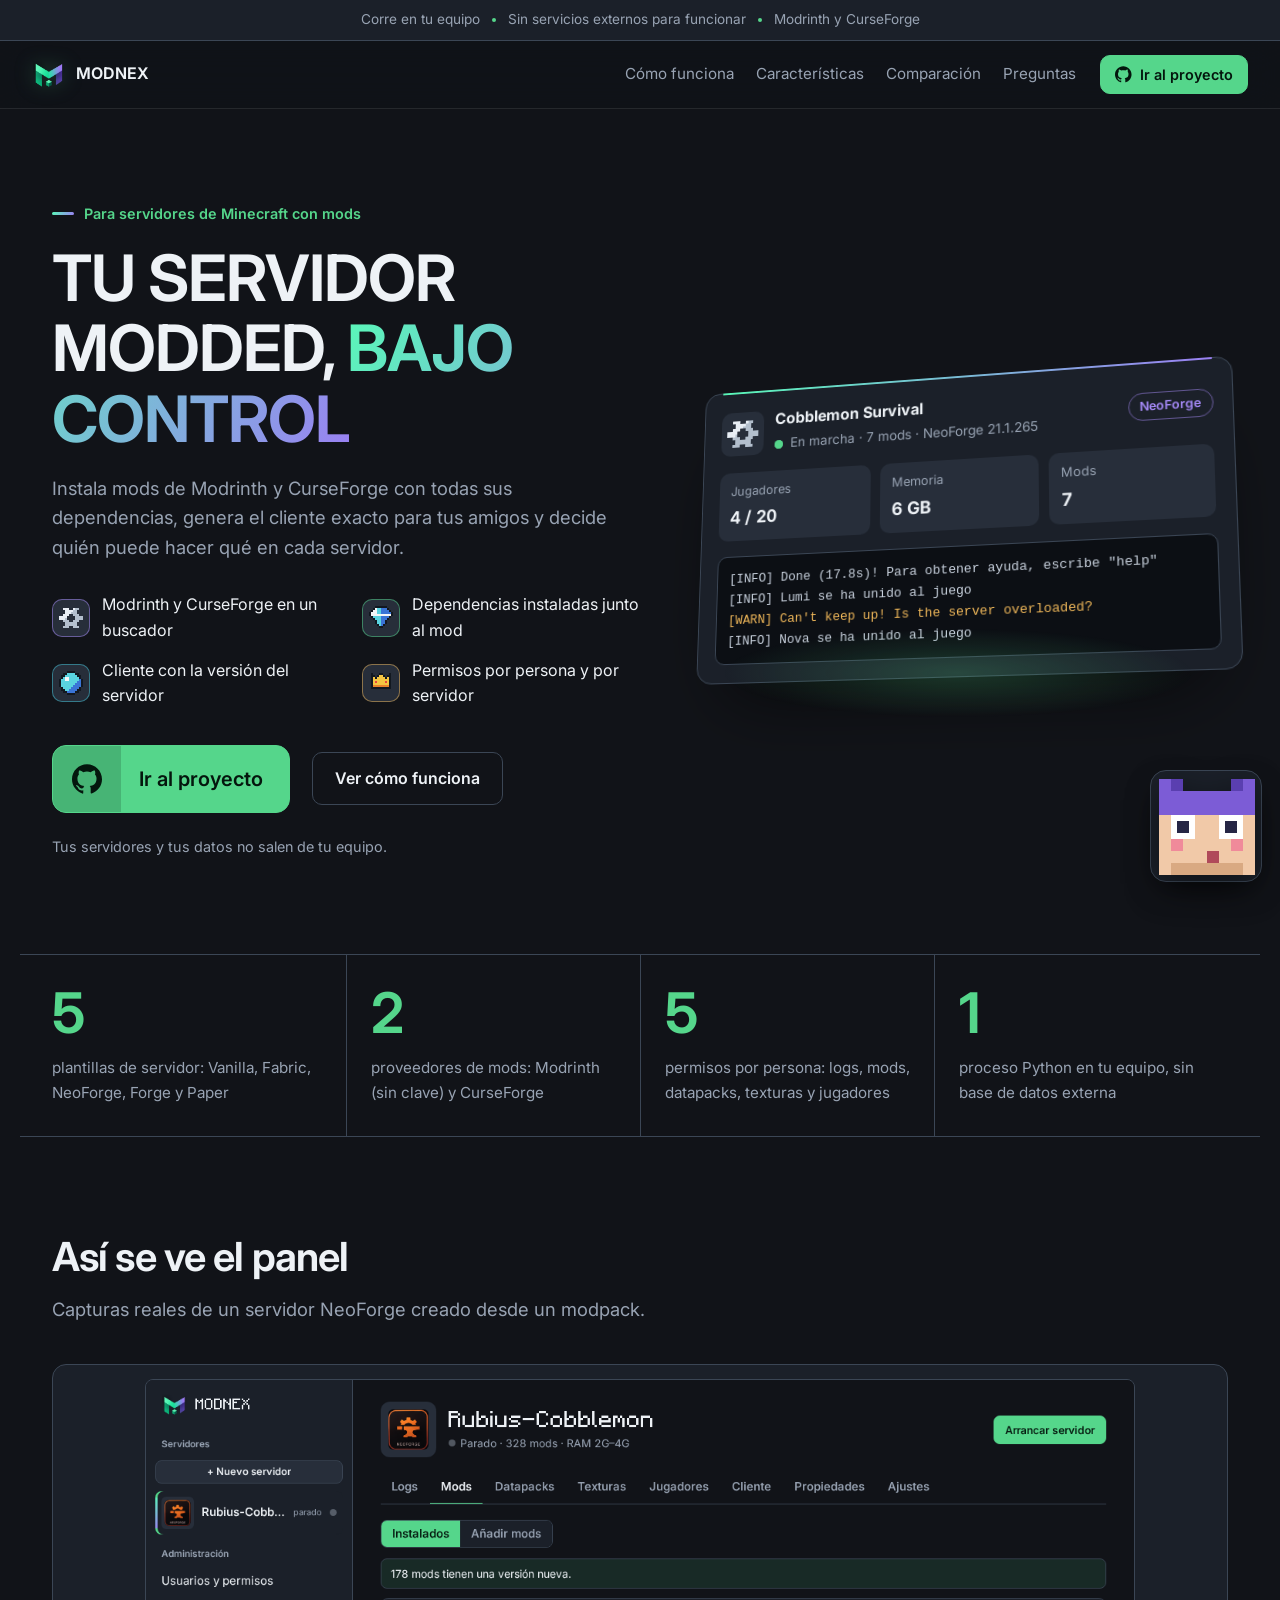
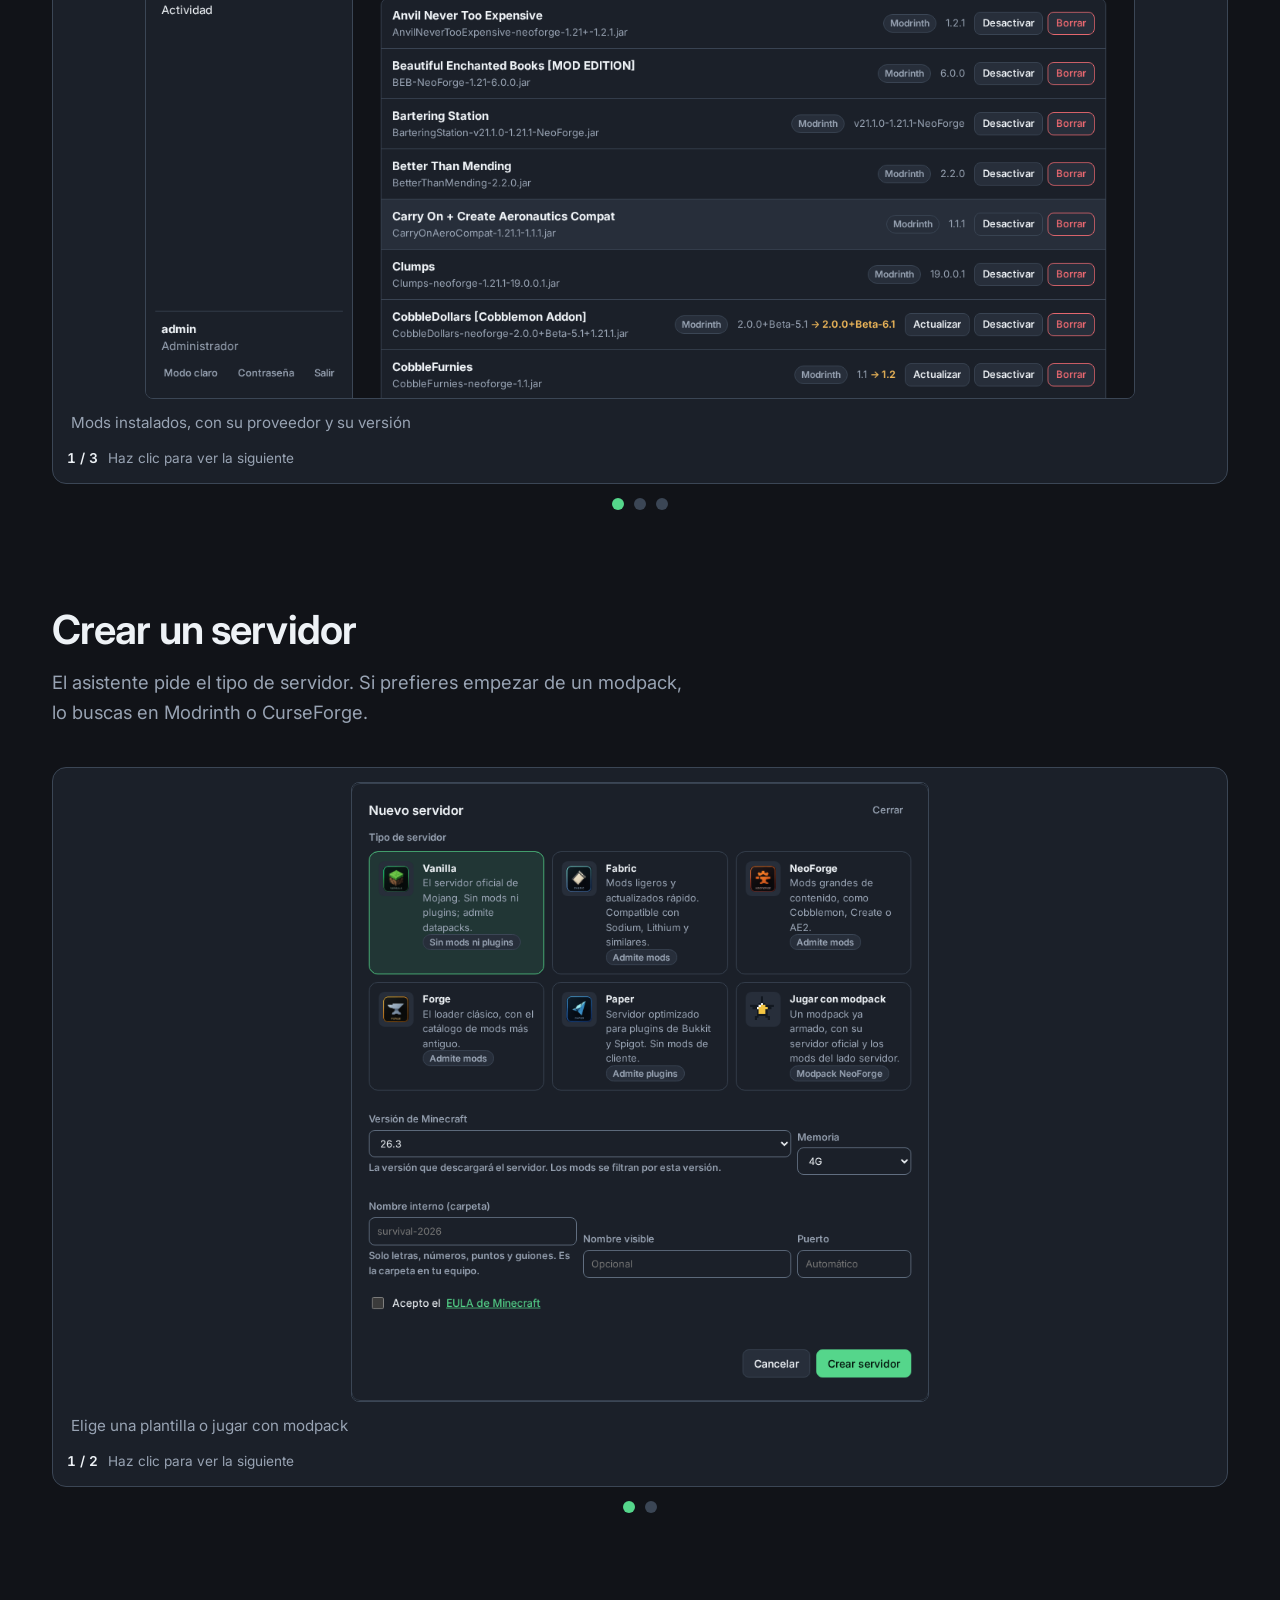
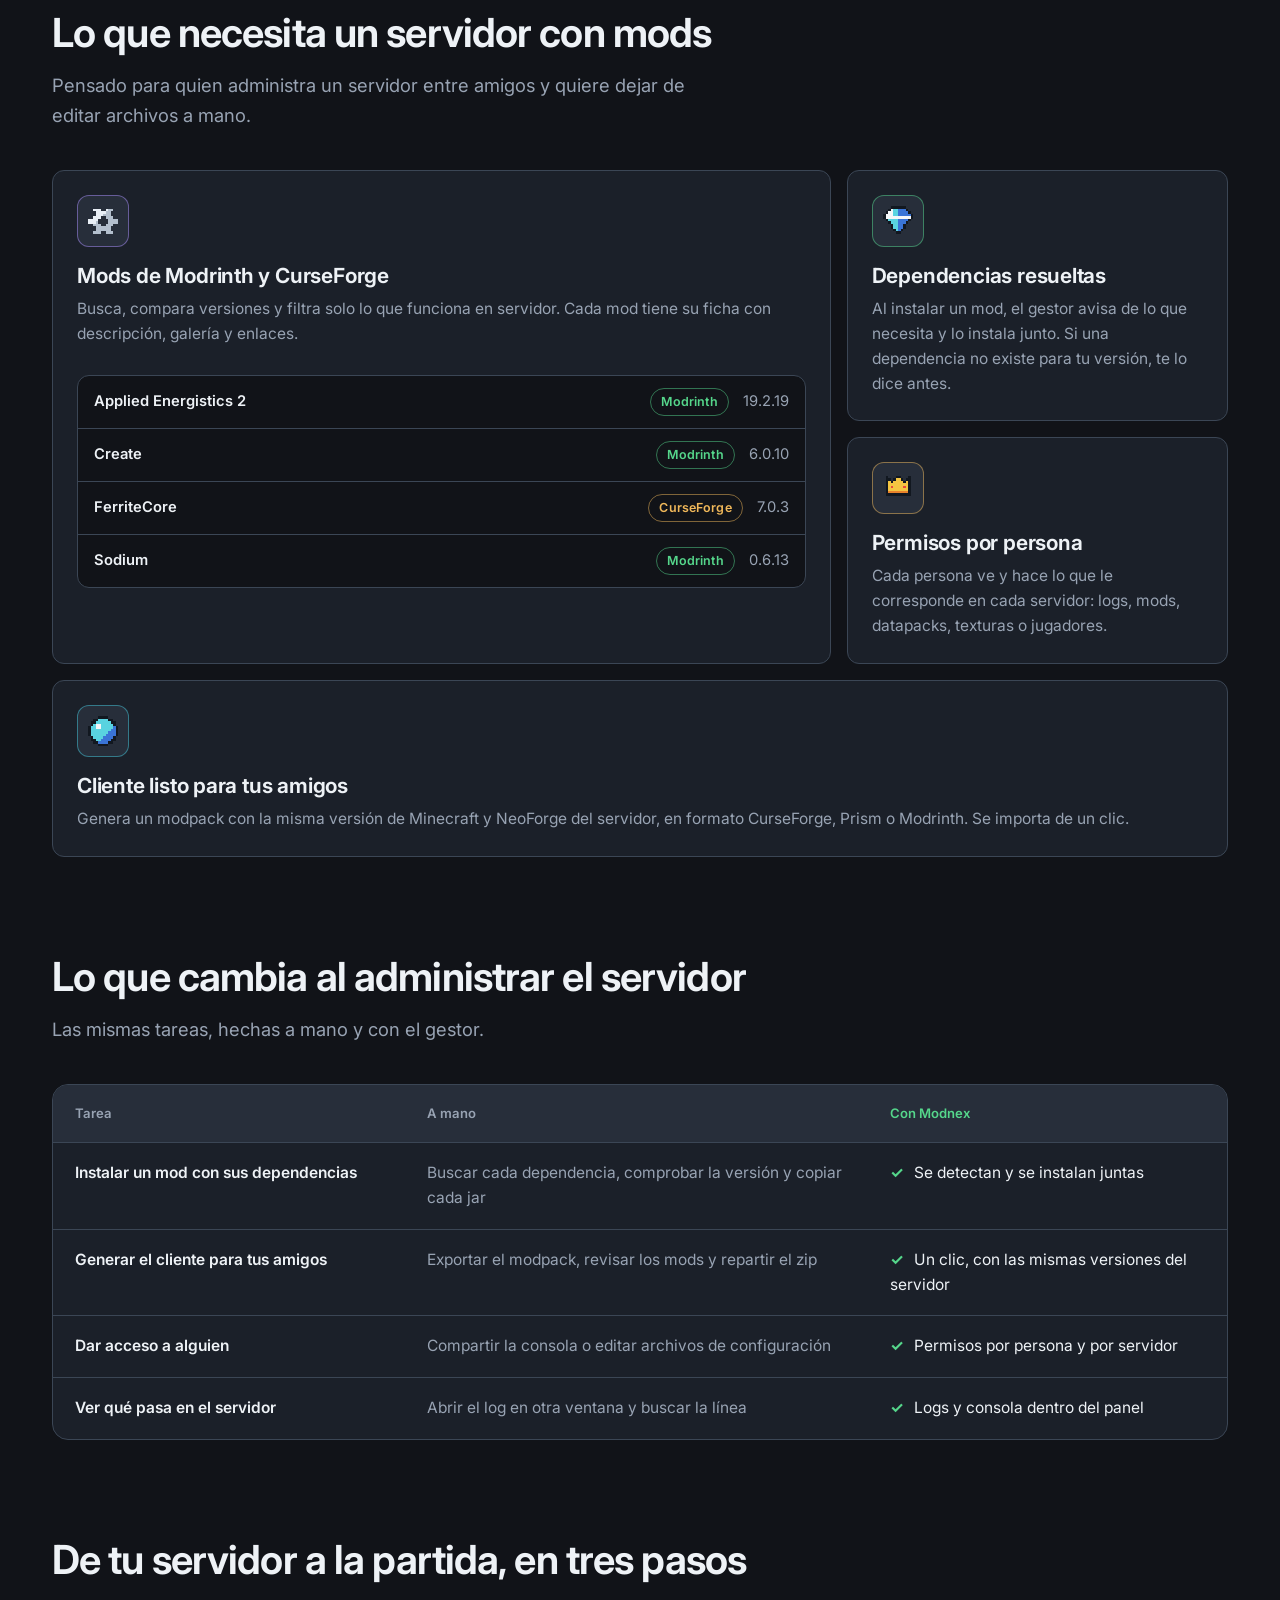
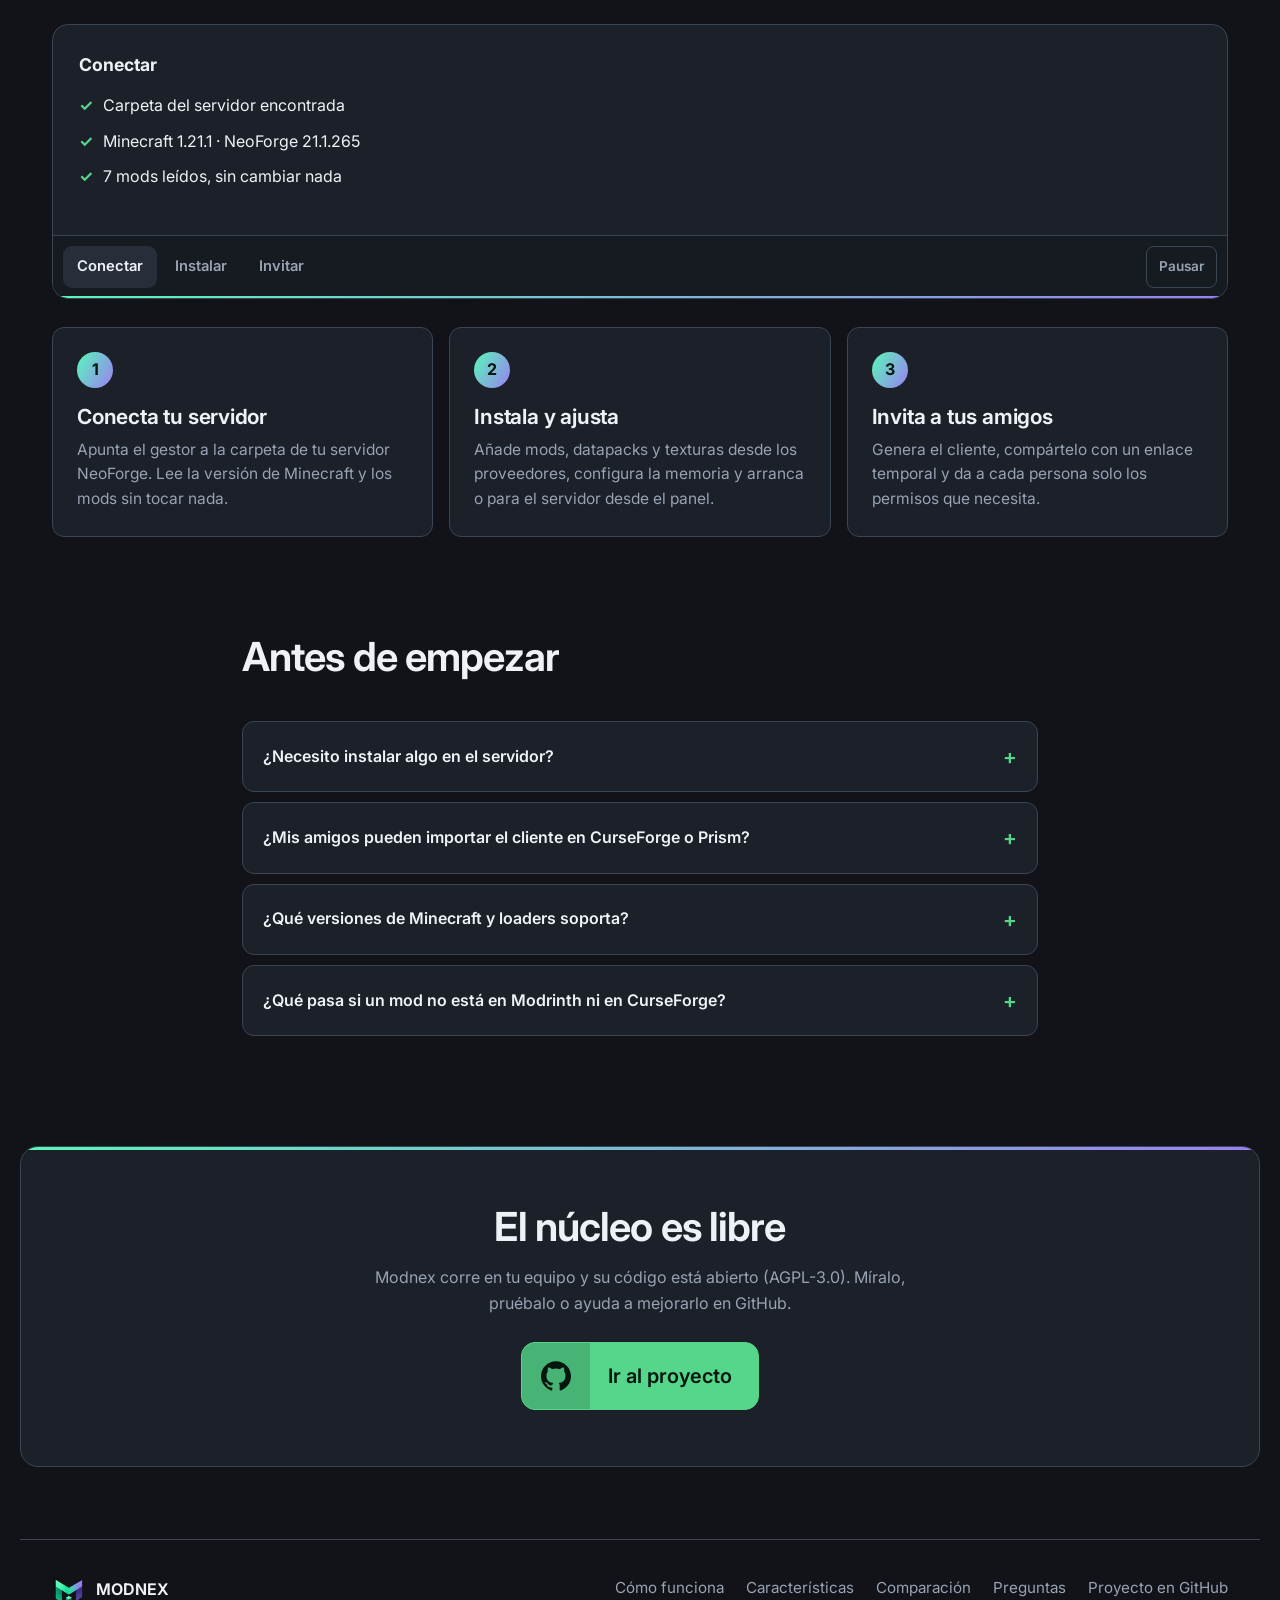
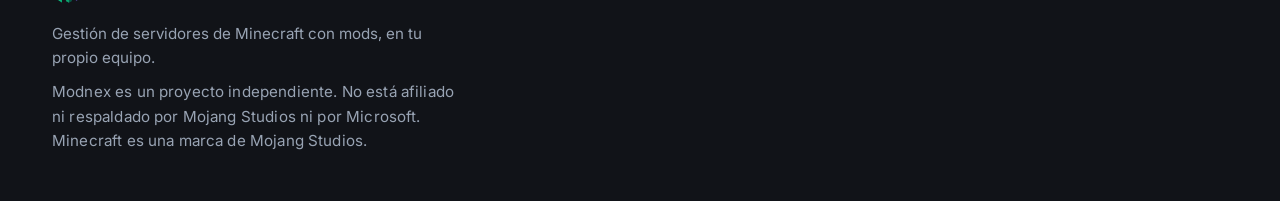
<file: landing/index.html>
<!DOCTYPE html>
<html lang="es" data-theme="dark">
<head>
<meta charset="utf-8">
<meta name="viewport" content="width=device-width, initial-scale=1">
<meta name="color-scheme" content="dark">
<meta name="description" content="Gestiona tu servidor de Minecraft con mods: instala desde Modrinth y CurseForge con sus dependencias, genera el cliente exacto para tus amigos y decide quién puede hacer qué.">
<title>Modnex · Gestor de servidores modded</title>
<link rel="icon" href="assets/brand/modnex-mark.png" type="image/png">
<link rel="canonical" href="https://lu2ky.github.io/modnex/">
<meta property="og:type" content="website">
<meta property="og:title" content="Modnex · Gestor de servidores de Minecraft con mods">
<meta property="og:description" content="Instala mods con sus dependencias, genera el cliente exacto para tus jugadores y protege el mundo con copias. Corre en tu equipo; código abierto.">
<meta property="og:url" content="https://lu2ky.github.io/modnex/">
<meta property="og:image" content="https://lu2ky.github.io/modnex/assets/shots/panel-mods.png">
<meta name="twitter:card" content="summary_large_image">
<link rel="stylesheet" href="assets/landing.css">
</head>
<body>

<a class="skip" href="#contenido">Ir al contenido</a>

<div class="strip">
  <span>Corre en tu equipo</span>
  <span class="dot" aria-hidden="true"></span>
  <span>Sin servicios externos para funcionar</span>
  <span class="dot" aria-hidden="true"></span>
  <span>Modrinth y CurseForge</span>
</div>

<header class="top">
  <a class="brand" href="./" aria-label="Inicio">
    <img class="brand-img" src="assets/brand/modnex-mark.png" alt="" width="34" height="28">
    <span>MODNEX</span>
  </a>
  <nav class="top-nav" aria-label="Principal">
    <a href="#como">Cómo funciona</a>
    <a href="#caracteristicas">Características</a>
    <a href="#comparacion">Comparación</a>
    <a href="#preguntas">Preguntas</a>
  </nav>
  <a class="btn primary sm" href="https://github.com/Lu2ky/modnex" rel="noopener"><svg class="gh-mark" viewBox="0 0 24 24" aria-hidden="true" focusable="false"><path fill="currentColor" d="M12 .297c-6.63 0-12 5.373-12 12 0 5.303 3.438 9.8 8.205 11.385.6.113.82-.258.82-.577 0-.285-.01-1.04-.015-2.04-3.338.724-4.042-1.61-4.042-1.61C4.422 18.07 3.633 17.7 3.633 17.7c-1.087-.744.084-.729.084-.729 1.205.084 1.838 1.236 1.838 1.236 1.07 1.835 2.809 1.305 3.495.998.108-.776.417-1.305.76-1.605-2.665-.3-5.466-1.332-5.466-5.93 0-1.31.465-2.38 1.235-3.22-.135-.303-.54-1.523.105-3.176 0 0 1.005-.322 3.3 1.23.96-.267 1.98-.399 3-.405 1.02.006 2.04.138 3 .405 2.28-1.552 3.285-1.23 3.285-1.23.645 1.653.24 2.873.12 3.176.765.84 1.23 1.91 1.23 3.22 0 4.61-2.805 5.625-5.475 5.92.42.36.81 1.096.81 2.22 0 1.606-.015 2.896-.015 3.286 0 .315.21.69.825.57C20.565 22.092 24 17.592 24 12.297c0-6.627-5.373-12-12-12"/></svg><span>Ir al proyecto</span></a>
</header>

<main id="contenido">

  <section class="hero">
    <div class="hero-copy">
      <p class="eyebrow rise" data-i="0">Para servidores de Minecraft con mods</p>
      <h1 class="rise" data-i="1">Tu servidor modded, <span class="accent">bajo control</span></h1>
      <p class="lead rise" data-i="2">Instala mods de Modrinth y CurseForge con todas sus dependencias, genera el cliente exacto para tus amigos y decide quién puede hacer qué en cada servidor.</p>

      <ul class="facts rise" data-i="3">
        <li><span class="fact-icon violet" data-pixel="gear" data-size="24"></span>Modrinth y CurseForge en un buscador</li>
        <li><span class="fact-icon mint" data-pixel="diamond" data-size="24"></span>Dependencias instaladas junto al mod</li>
        <li><span class="fact-icon accent" data-pixel="orb" data-size="24"></span>Cliente con la versión del servidor</li>
        <li><span class="fact-icon warn" data-pixel="crown" data-size="24"></span>Permisos por persona y por servidor</li>
      </ul>

      <div class="actions rise" data-i="4">
        <a class="btn primary xl" href="https://github.com/Lu2ky/modnex" rel="noopener">
          <span class="btn-icon" aria-hidden="true"><svg class="gh-mark" viewBox="0 0 24 24" aria-hidden="true" focusable="false"><path fill="currentColor" d="M12 .297c-6.63 0-12 5.373-12 12 0 5.303 3.438 9.8 8.205 11.385.6.113.82-.258.82-.577 0-.285-.01-1.04-.015-2.04-3.338.724-4.042-1.61-4.042-1.61C4.422 18.07 3.633 17.7 3.633 17.7c-1.087-.744.084-.729.084-.729 1.205.084 1.838 1.236 1.838 1.236 1.07 1.835 2.809 1.305 3.495.998.108-.776.417-1.305.76-1.605-2.665-.3-5.466-1.332-5.466-5.93 0-1.31.465-2.38 1.235-3.22-.135-.303-.54-1.523.105-3.176 0 0 1.005-.322 3.3 1.23.96-.267 1.98-.399 3-.405 1.02.006 2.04.138 3 .405 2.28-1.552 3.285-1.23 3.285-1.23.645 1.653.24 2.873.12 3.176.765.84 1.23 1.91 1.23 3.22 0 4.61-2.805 5.625-5.475 5.92.42.36.81 1.096.81 2.22 0 1.606-.015 2.896-.015 3.286 0 .315.21.69.825.57C20.565 22.092 24 17.592 24 12.297c0-6.627-5.373-12-12-12"/></svg></span>
          <span class="btn-text">Ir al proyecto</span>
        </a>
        <a class="btn ghost lg" href="#como">Ver cómo funciona</a>
      </div>
      <p class="hint rise" data-i="5">Tus servidores y tus datos no salen de tu equipo.</p>
    </div>

    <div class="stage rise" data-i="2">
      <figure class="mock tilt" aria-label="Vista previa del panel">
        <div class="mock-top">
          <span class="mock-tile" data-pixel="gear" data-size="34"></span>
          <div class="grow">
            <strong>Cobblemon Survival</strong>
            <span class="status on"><span class="led" aria-hidden="true"></span>En marcha · 7 mods · NeoForge 21.1.265</span>
          </div>
          <span class="chip violet">NeoForge</span>
        </div>
        <div class="mock-stats">
          <div><span class="muted">Jugadores</span><strong>4 / 20</strong></div>
          <div><span class="muted">Memoria</span><strong>6 GB</strong></div>
          <div><span class="muted">Mods</span><strong>7</strong></div>
        </div>
        <pre class="mock-log" aria-hidden="true"><span class="info">[INFO] Done (17.8s)! Para obtener ayuda, escribe "help"</span>
<span class="info">[INFO] Lumi se ha unido al juego</span>
<span class="warn">[WARN] Can't keep up! Is the server overloaded?</span>
<span class="info">[INFO] Nova se ha unido al juego</span></pre>
      </figure>
      <span class="floor" aria-hidden="true"></span>
    </div>
  </section>

  <section class="proof" aria-label="Lo que incluye Modnex">
    <div class="proof-item rise" data-i="0"><b>5</b><span>plantillas de servidor: Vanilla, Fabric, NeoForge, Forge y Paper</span></div>
    <div class="proof-item rise" data-i="1"><b>2</b><span>proveedores de mods: Modrinth (sin clave) y CurseForge</span></div>
    <div class="proof-item rise" data-i="2"><b>5</b><span>permisos por persona: logs, mods, datapacks, texturas y jugadores</span></div>
    <div class="proof-item rise" data-i="3"><b>1</b><span>proceso Python en tu equipo, sin base de datos externa</span></div>
  </section>

  <section id="panel" class="section">
    <header class="section-head">
      <h2 class="rise" data-i="1">Así se ve el panel</h2>
      <p class="lead rise" data-i="2">Capturas reales de un servidor NeoForge creado desde un modpack.</p>
    </header>
      <div class="gallery rise" data-gallery aria-label="Capturas del panel">
        <div class="gallery-card" role="button" tabindex="0" aria-label="Ver la siguiente captura">
          <div class="gallery-stage">
          <figure class="gallery-slide on">
            <img src="assets/shots/panel-mods.png" width="1280" height="800" loading="lazy" alt="Pestaña Mods con la lista de mods instalados, su proveedor y su versión">
            <figcaption>Mods instalados, con su proveedor y su versión</figcaption>
          </figure>
          <figure class="gallery-slide">
            <img src="assets/shots/panel-cliente.png" width="1280" height="800" loading="lazy" alt="Pestaña Cliente para generar el paquete que reciben los jugadores">
            <figcaption>Cliente generado con las versiones del servidor</figcaption>
          </figure>
          <figure class="gallery-slide">
            <img src="assets/shots/panel-propiedades.png" width="1280" height="800" loading="lazy" alt="Pestaña Propiedades con los ajustes de server.properties agrupados">
            <figcaption>server.properties en formulario, sin editar archivos</figcaption>
          </figure>
          </div>
          <p class="gallery-hint"><span class="gallery-count">1 / 3</span> Haz clic para ver la siguiente</p>
        </div>
        <div class="gallery-dots" role="group" aria-label="Elegir captura"><button type="button" class="gallery-dot on" aria-label="Ver captura 1" data-go="0"></button><button type="button" class="gallery-dot" aria-label="Ver captura 2" data-go="1"></button><button type="button" class="gallery-dot" aria-label="Ver captura 3" data-go="2"></button></div>
      </div>
  </section>

  <section id="crear" class="section">
    <header class="section-head">
      <h2 class="rise" data-i="0">Crear un servidor</h2>
      <p class="lead rise" data-i="1">El asistente pide el tipo de servidor. Si prefieres empezar de un modpack, lo buscas en Modrinth o CurseForge.</p>
    </header>
      <div class="gallery rise" data-gallery aria-label="Capturas del asistente de creación">
        <div class="gallery-card" role="button" tabindex="0" aria-label="Ver la siguiente captura">
          <div class="gallery-stage">
          <figure class="gallery-slide on">
            <img src="assets/shots/wizard-tipo.png" width="758" height="850" loading="lazy" alt="Asistente Nuevo servidor con las plantillas y la opción Jugar con modpack">
            <figcaption>Elige una plantilla o jugar con modpack</figcaption>
          </figure>
          <figure class="gallery-slide">
            <img src="assets/shots/wizard-modpack.png" width="758" height="850" loading="lazy" alt="Asistente con la búsqueda de modpacks y la opción de guardar el cliente original">
            <figcaption>Busca el modpack y guarda su cliente original</figcaption>
          </figure>
          </div>
          <p class="gallery-hint"><span class="gallery-count">1 / 2</span> Haz clic para ver la siguiente</p>
        </div>
        <div class="gallery-dots" role="group" aria-label="Elegir captura"><button type="button" class="gallery-dot on" aria-label="Ver captura 1" data-go="0"></button><button type="button" class="gallery-dot" aria-label="Ver captura 2" data-go="1"></button></div>
      </div>
  </section>

  <section id="caracteristicas" class="section">
    <header class="section-head">
      <h2 class="rise" data-i="1">Lo que necesita un servidor con mods</h2>
      <p class="lead rise" data-i="2">Pensado para quien administra un servidor entre amigos y quiere dejar de editar archivos a mano.</p>
    </header>

    <div class="bento">
      <article class="card big rise" data-i="0">
        <span class="card-icon violet" data-pixel="gear" data-size="30"></span>
        <h3>Mods de Modrinth y CurseForge</h3>
        <p>Busca, compara versiones y filtra solo lo que funciona en servidor. Cada mod tiene su ficha con descripción, galería y enlaces.</p>
        <ul class="mod-list" aria-label="Ejemplo de resultados">
          <li><span class="mod-name">Applied Energistics 2</span><span class="chip mint">Modrinth</span><span class="muted">19.2.19</span></li>
          <li><span class="mod-name">Create</span><span class="chip mint">Modrinth</span><span class="muted">6.0.10</span></li>
          <li><span class="mod-name">FerriteCore</span><span class="chip warn">CurseForge</span><span class="muted">7.0.3</span></li>
          <li><span class="mod-name">Sodium</span><span class="chip mint">Modrinth</span><span class="muted">0.6.13</span></li>
        </ul>
      </article>

      <article class="card rise" data-i="1">
        <span class="card-icon mint" data-pixel="diamond" data-size="30"></span>
        <h3>Dependencias resueltas</h3>
        <p>Al instalar un mod, el gestor avisa de lo que necesita y lo instala junto. Si una dependencia no existe para tu versión, te lo dice antes.</p>
      </article>

      <article class="card rise" data-i="2">
        <span class="card-icon warn" data-pixel="crown" data-size="30"></span>
        <h3>Permisos por persona</h3>
        <p>Cada persona ve y hace lo que le corresponde en cada servidor: logs, mods, datapacks, texturas o jugadores.</p>
      </article>

      <article class="card wide rise" data-i="3">
        <span class="card-icon accent" data-pixel="orb" data-size="30"></span>
        <h3>Cliente listo para tus amigos</h3>
        <p>Genera un modpack con la misma versión de Minecraft y NeoForge del servidor, en formato CurseForge, Prism o Modrinth. Se importa de un clic.</p>
      </article>
    </div>
  </section>

  <section id="comparacion" class="section">
    <header class="section-head">
      <h2 class="rise" data-i="1">Lo que cambia al administrar el servidor</h2>
      <p class="lead rise" data-i="2">Las mismas tareas, hechas a mano y con el gestor.</p>
    </header>
    <div class="table-wrap rise" data-i="3">
      <table class="compare">
        <caption class="sr-only">Comparación de tareas hechas a mano y con Modnex</caption>
        <thead>
          <tr><th scope="col">Tarea</th><th scope="col">A mano</th><th scope="col" class="with">Con Modnex</th></tr>
        </thead>
        <tbody>
          <tr>
            <th scope="row">Instalar un mod con sus dependencias</th>
            <td data-label="A mano">Buscar cada dependencia, comprobar la versión y copiar cada jar</td>
            <td data-label="Con Modnex"><span class="ok" aria-hidden="true">✓</span> Se detectan y se instalan juntas</td>
          </tr>
          <tr>
            <th scope="row">Generar el cliente para tus amigos</th>
            <td data-label="A mano">Exportar el modpack, revisar los mods y repartir el zip</td>
            <td data-label="Con Modnex"><span class="ok" aria-hidden="true">✓</span> Un clic, con las mismas versiones del servidor</td>
          </tr>
          <tr>
            <th scope="row">Dar acceso a alguien</th>
            <td data-label="A mano">Compartir la consola o editar archivos de configuración</td>
            <td data-label="Con Modnex"><span class="ok" aria-hidden="true">✓</span> Permisos por persona y por servidor</td>
          </tr>
          <tr>
            <th scope="row">Ver qué pasa en el servidor</th>
            <td data-label="A mano">Abrir el log en otra ventana y buscar la línea</td>
            <td data-label="Con Modnex"><span class="ok" aria-hidden="true">✓</span> Logs y consola dentro del panel</td>
          </tr>
        </tbody>
      </table>
    </div>
  </section>

  <section id="como" class="section">
    <header class="section-head">
      <h2 class="rise" data-i="1">De tu servidor a la partida, en tres pasos</h2>
    </header>
    <div class="demo rise" data-i="2" id="demo" aria-label="Demostración del procedimiento">
      <div class="demo-stage">
        <div class="scene" data-scene="0">
          <p class="scene-title">Conectar</p>
          <ul class="scene-lines">
            <li data-i="0"><span class="ok">✓</span> Carpeta del servidor encontrada</li>
            <li data-i="1"><span class="ok">✓</span> Minecraft 1.21.1 · NeoForge 21.1.265</li>
            <li data-i="2"><span class="ok">✓</span> 7 mods leídos, sin cambiar nada</li>
          </ul>
        </div>
        <div class="scene" data-scene="1">
          <p class="scene-title">Instalar con dependencias</p>
          <div class="scene-card">
            <div class="scene-row" data-i="0"><span class="scene-dot"></span><span>Applied Energistics 2</span><span class="muted">elegido</span></div>
            <div class="scene-row add" data-i="1"><span class="scene-dot ok"></span><span>GuideME</span><span class="muted">necesario · se instala junto</span></div>
            <div class="scene-btn" data-i="2">Instalar 2 mods</div>
          </div>
        </div>
        <div class="scene" data-scene="2">
          <p class="scene-title">Invitar a tus amigos</p>
          <ul class="scene-lines">
            <li data-i="0"><span class="ok">✓</span> Cliente generado · 7 mods · NeoForge 21.1.265</li>
            <li data-i="1"><span class="ok">✓</span> Formato CurseForge y Prism, importable de un clic</li>
            <li data-i="2"><span class="link">Enlace temporal · 1 hora</span></li>
          </ul>
        </div>
      </div>
      <div class="demo-progress" role="tablist" aria-label="Pasos">
        <button class="demo-tab on" role="tab" aria-selected="true" aria-controls="demo" data-step="0">Conectar</button>
        <button class="demo-tab" role="tab" aria-selected="false" aria-controls="demo" data-step="1">Instalar</button>
        <button class="demo-tab" role="tab" aria-selected="false" aria-controls="demo" data-step="2">Invitar</button>
        <button class="demo-pause" type="button" aria-pressed="false" aria-label="Pausar la demostración">Pausar</button>
        <span class="demo-bar" aria-hidden="true"><span class="demo-fill"></span></span>
      </div>
    </div>
    <ol class="steps">
      <li class="step rise" data-i="0">
        <span class="step-num">1</span>
        <h3>Conecta tu servidor</h3>
        <p>Apunta el gestor a la carpeta de tu servidor NeoForge. Lee la versión de Minecraft y los mods sin tocar nada.</p>
      </li>
      <li class="step rise" data-i="1">
        <span class="step-num">2</span>
        <h3>Instala y ajusta</h3>
        <p>Añade mods, datapacks y texturas desde los proveedores, configura la memoria y arranca o para el servidor desde el panel.</p>
      </li>
      <li class="step rise" data-i="2">
        <span class="step-num">3</span>
        <h3>Invita a tus amigos</h3>
        <p>Genera el cliente, compártelo con un enlace temporal y da a cada persona solo los permisos que necesita.</p>
      </li>
    </ol>
  </section>

  <section id="preguntas" class="section narrow">
    <header class="section-head">
      <h2 class="rise" data-i="1">Antes de empezar</h2>
    </header>
    <div class="faq rise" data-i="2">
      <details>
        <summary>¿Necesito instalar algo en el servidor?</summary>
        <p>No. El gestor trabaja sobre la carpeta que ya tienes. Solo necesita que el servidor esté en NeoForge y que Java 21 esté disponible.</p>
      </details>
      <details>
        <summary>¿Mis amigos pueden importar el cliente en CurseForge o Prism?</summary>
        <p>Sí. El zip sigue el mismo formato que los modpacks de CurseForge (manifest.json y overrides), así que la app de CurseForge y Prism Launcher lo importan directamente.</p>
      </details>
      <details>
        <summary>¿Qué versiones de Minecraft y loaders soporta?</summary>
        <p>Hay plantillas para Vanilla, Fabric, NeoForge, Forge y Paper, y modpacks de NeoForge. NeoForge es la opción completa; Forge tiene pocos mods de rendimiento disponibles para 1.21.1.</p>
      </details>
      <details>
        <summary>¿Qué pasa si un mod no está en Modrinth ni en CurseForge?</summary>
        <p>Se puede instalar igual subiendo el jar a mano. Aparece como «desconocido» y, al generar el cliente, se incluye dentro del paquete para que nadie tenga que buscarlo.</p>
      </details>
    </div>
  </section>

  <section class="cta rise" data-i="0">
    <h2>El núcleo es libre</h2>
    <p>Modnex corre en tu equipo y su código está abierto (AGPL-3.0). Míralo, pruébalo o ayuda a mejorarlo en GitHub.</p>
    <a class="btn primary xl" href="https://github.com/Lu2ky/modnex" rel="noopener">
      <span class="btn-icon" aria-hidden="true"><svg class="gh-mark" viewBox="0 0 24 24" aria-hidden="true" focusable="false"><path fill="currentColor" d="M12 .297c-6.63 0-12 5.373-12 12 0 5.303 3.438 9.8 8.205 11.385.6.113.82-.258.82-.577 0-.285-.01-1.04-.015-2.04-3.338.724-4.042-1.61-4.042-1.61C4.422 18.07 3.633 17.7 3.633 17.7c-1.087-.744.084-.729.084-.729 1.205.084 1.838 1.236 1.838 1.236 1.07 1.835 2.809 1.305 3.495.998.108-.776.417-1.305.76-1.605-2.665-.3-5.466-1.332-5.466-5.93 0-1.31.465-2.38 1.235-3.22-.135-.303-.54-1.523.105-3.176 0 0 1.005-.322 3.3 1.23.96-.267 1.98-.399 3-.405 1.02.006 2.04.138 3 .405 2.28-1.552 3.285-1.23 3.285-1.23.645 1.653.24 2.873.12 3.176.765.84 1.23 1.91 1.23 3.22 0 4.61-2.805 5.625-5.475 5.92.42.36.81 1.096.81 2.22 0 1.606-.015 2.896-.015 3.286 0 .315.21.69.825.57C20.565 22.092 24 17.592 24 12.297c0-6.627-5.373-12-12-12"/></svg></span>
      <span class="btn-text">Ir al proyecto</span>
    </a>
  </section>

</main>

<footer class="foot">
  <div class="foot-brand">
    <span class="brand">
      <img class="brand-img" src="assets/brand/modnex-mark.png" alt="" width="34" height="28">
      <span>MODNEX</span>
    </span>
    <p class="muted">Gestión de servidores de Minecraft con mods, en tu propio equipo.</p>
    <p class="muted small disclaimer">Modnex es un proyecto independiente. No está afiliado ni respaldado por Mojang Studios ni por Microsoft. Minecraft es una marca de Mojang Studios.</p>
  </div>
  <nav class="foot-nav" aria-label="Pie">
    <a href="#como">Cómo funciona</a>
    <a href="#caracteristicas">Características</a>
    <a href="#comparacion">Comparación</a>
    <a href="#preguntas">Preguntas</a>
    <a href="https://github.com/Lu2ky/modnex" rel="noopener">Proyecto en GitHub</a>
  </nav>
</footer>

<script src="assets/icons.js"></script>
<div class="mascot" id="mascot" aria-hidden="true"></div>
<script src="assets/landing.js"></script>
</body>
</html>
</file>
<file: landing/assets/landing.css>
/* Landing pública. Paleta de la especificación; Inter; duraciones 120–450 ms. */
@font-face { font-family: "Inter"; src: url(fonts/Inter.ttf) format("truetype"); font-weight: 100 900; font-display: swap; }

:root {
  --bg: #111318; --surface: #1b2029; --elevated: #272e3a; --border: #3b4655;
  --primary: #55d68b; --primary-ink: #04160d; --primary-hover: #6ce09b;
  --font-pixel: "Inter", system-ui, sans-serif;
  --brand-mint: #59f8b8; --brand-violet: #9a80f3; --brand-deep: #0da673;
  --brand-grad: linear-gradient(120deg, #59f8b8 0%, #9a80f3 100%);
  --violet: #a78bfa; --accent: #42c6d9; --warn: #f0b85a; --error: #f16b72;
  --offline: #87909d; --text: #eef2f6; --muted: #98a3b3;
  --ease-out: cubic-bezier(0.23, 1, 0.32, 1); --ease-in-out: cubic-bezier(0.77, 0, 0.175, 1);
  --r: 12px;
  color-scheme: dark;
  font-family: "Inter", system-ui, -apple-system, "Segoe UI", sans-serif;
}

* { box-sizing: border-box; }
html { scroll-behavior: smooth; }
body { margin: 0; background: var(--bg); color: var(--text); font: 16px/1.6 "Inter", system-ui, sans-serif; -webkit-font-smoothing: antialiased; }
h1, h2, h3 { margin: 0; line-height: 1.15; letter-spacing: -0.02em; font-weight: 650; }
h1 { font-family: var(--font-pixel); font-weight: 650; letter-spacing: 0; line-height: 1.15; font-size: clamp(40px, 6vw, 64px); }
h2 { font-family: var(--font-pixel); font-weight: 650; letter-spacing: 0; line-height: 1.2; font-size: clamp(32px, 4vw, 40px); text-wrap: balance; }
h3 { font-size: 1.3rem; letter-spacing: -0.01em; line-height: 1.25; }
p { margin: 0; }
a { color: inherit; }
.muted { color: var(--muted); }
.grow { flex: 1; min-width: 0; }
.px { display: block; image-rendering: pixelated; }
:focus-visible { outline: 2px solid var(--primary); outline-offset: 3px; border-radius: 6px; }
.skip { position: absolute; left: -999px; top: 8px; background: var(--primary); color: var(--primary-ink); padding: 8px 12px; border-radius: 8px; z-index: 99; }
.skip:focus { left: 8px; }

/* palette de píxeles de icons.js (mismos códigos que el panel) */
.px .k { fill: #121820; } .px .r { fill: #e8473d; } .px .w { fill: #f4f6f8; } .px .y { fill: #f4c542; }
.px .o { fill: #e9822b; } .px .b { fill: #3a74d6; } .px .c { fill: #59d3e0; } .px .n { fill: #b07a45; }
.px .p { fill: #ff8c86; } .px .l { fill: #6fcf4a; } .px .d { fill: #3f8f2a; } .px .v { fill: #8a63d2; }
.px .s { fill: #e8eef5; } .px .g { fill: #b3bfcd; }

/* ---------- botones ---------- */
.btn { font: inherit; font-weight: 600; font-size: 0.95rem; display: inline-flex; align-items: center; justify-content: center; gap: 8px; padding: 10px 18px; border-radius: 10px; border: 1px solid var(--border); background: var(--elevated); color: var(--text); text-decoration: none; cursor: pointer; transition: background-color 160ms, border-color 160ms, transform 120ms var(--ease-out), color 160ms; }
.btn:hover { border-color: var(--primary); }
.btn:active { transform: scale(0.98); }
.btn.primary { background: var(--primary); border-color: var(--primary); color: var(--primary-ink); }
.btn.primary:hover { background: var(--primary-hover); border-color: var(--primary-hover); }
.btn.ghost { background: transparent; }
.btn.sm { padding: 7px 14px; font-size: 0.9rem; }
.btn.lg { padding: 13px 22px; font-size: 1rem; }

/* ---------- entradas al hacer scroll (mismo mecanismo que la landing de Iris) ---------- */
[data-i="0"] { --i: 0; } [data-i="1"] { --i: 1; } [data-i="2"] { --i: 2; } [data-i="3"] { --i: 3; } [data-i="4"] { --i: 4; }

/* ---------- cabecera ---------- */
.top { position: sticky; top: 0; z-index: 10; display: flex; align-items: center; gap: 24px; padding: 14px 32px; background: rgb(17 19 24 / 0.85); backdrop-filter: blur(10px); border-bottom: 1px solid var(--border); }
.brand { display: inline-flex; align-items: center; gap: 10px; text-decoration: none; font-family: "Inter", sans-serif; font-size: 1.05rem; letter-spacing: 0.05em; }
.brand-mark { display: inline-grid; place-items: center; }
.top-nav { display: flex; gap: 22px; margin-left: auto; }
.top-nav a { color: var(--muted); text-decoration: none; font-size: 0.95rem; transition: color 160ms; }
.top-nav a:hover { color: var(--text); }
@media (max-width: 760px) { .top-nav { display: none; } .top { padding: 12px 18px; } .top .btn { margin-left: auto; } }

/* ---------- hero (ancho completo, titular en tipografía de Minecraft) ---------- */
.strip { display: flex; flex-wrap: wrap; justify-content: center; align-items: center; gap: 8px 12px; padding: 9px 16px; background: var(--surface); border-bottom: 1px solid var(--border); font-size: 0.85rem; color: var(--muted); }
.strip .dot { width: 4px; height: 4px; border-radius: 50%; background: var(--primary); }
.hero { max-width: 1240px; margin: 0 auto; padding: 88px 32px 0; display: grid; grid-template-columns: minmax(0, 1fr) minmax(0, 0.92fr); gap: 48px; align-items: center; }
.hero-copy { max-width: 920px; }
.hero h1 { text-transform: uppercase; font-size: clamp(40px, 5vw, 64px); line-height: 1.1; }
.eyebrow { display: inline-flex; align-items: center; gap: 10px; font-size: 0.9rem; font-weight: 600; color: var(--primary); margin-bottom: 18px; }
.eyebrow::before { content: ""; width: 22px; height: 3px; border-radius: 2px; background: var(--brand-grad); }
.accent { background: var(--brand-grad); -webkit-background-clip: text; background-clip: text; color: transparent; }
.lead { margin-top: 20px; font-size: 1.15rem; color: var(--muted); max-width: 40rem; }
.facts { list-style: none; margin: 30px 0 0; padding: 0; display: grid; grid-template-columns: repeat(2, minmax(0, 1fr)); gap: 14px 32px; max-width: 760px; }
.facts li { display: flex; align-items: center; gap: 12px; font-size: 1rem; }
.fact-icon { width: 38px; height: 38px; border-radius: 10px; display: grid; place-items: center; background: var(--elevated); flex: none; }
.fact-icon.violet { box-shadow: inset 0 0 0 1px color-mix(in srgb, var(--violet) 50%, transparent); }
.fact-icon.mint { box-shadow: inset 0 0 0 1px color-mix(in srgb, var(--primary) 50%, transparent); }
.fact-icon.accent { box-shadow: inset 0 0 0 1px color-mix(in srgb, var(--accent) 50%, transparent); }
.fact-icon.warn { box-shadow: inset 0 0 0 1px color-mix(in srgb, var(--warn) 50%, transparent); }
.actions { display: flex; flex-wrap: wrap; align-items: center; gap: 16px 22px; margin-top: 36px; }
.btn.xl { padding: 0 26px 0 0; gap: 18px; min-height: 68px; border-radius: 14px; font-size: 1.05rem; align-items: stretch; overflow: hidden; }
.btn-icon { width: 68px; display: grid; place-items: center; background: rgb(0 0 0 / 0.16); flex: none; }
.btn-text { display: grid; gap: 2px; text-align: left; line-height: 1.1; font-family: var(--font-pixel); font-size: 20px; letter-spacing: 0; align-self: center; }
.btn-text small { font-family: var(--font); font-size: 0.8rem; font-weight: 600; opacity: 0.78; }
.hint { margin-top: 22px; font-size: 0.9rem; color: var(--muted); max-width: 36rem; }

/* panel en perspectiva bajo el hero */
.stage { position: relative; margin: 0; perspective: 1600px; }
.stage .mock { transform: rotateX(12deg) rotateY(-14deg); transform-origin: 50% 0; box-shadow: 0 40px 80px -36px rgb(0 0 0 / 0.8); }
.floor { position: absolute; left: 6%; right: 6%; bottom: -40px; height: 90px; border-radius: 50%; background: radial-gradient(ellipse at center, rgb(85 214 139 / 0.22), transparent 70%); pointer-events: none; }

/* vista previa del panel */
.mock { margin: 0; background: var(--surface); border: 1px solid var(--border); border-radius: 16px; padding: 18px; box-shadow: 0 24px 60px -30px rgb(0 0 0 / 0.6); }
.mock-top { display: flex; align-items: center; gap: 12px; }
.mock-tile { width: 46px; height: 46px; border-radius: 10px; background: var(--elevated); display: grid; place-items: center; flex: none; }
.mock-top strong { display: block; font-size: 1rem; }
.mock { position: relative; }
.mock::before { content: ""; position: absolute; left: 18px; right: 18px; top: -1px; height: 2px; border-radius: 2px; background: var(--brand-grad); }
.status { display: inline-flex; align-items: center; gap: 8px; font-size: 0.85rem; color: var(--muted); }
.chip { font-size: 0.78rem; font-weight: 600; padding: 3px 10px; border-radius: 99px; border: 1px solid var(--border); color: var(--muted); white-space: nowrap; }
.chip.violet { color: var(--violet); border-color: color-mix(in srgb, var(--violet) 50%, transparent); }
.mock-stats { display: grid; grid-template-columns: repeat(3, 1fr); gap: 10px; margin: 16px 0; }
.mock-stats div { background: var(--elevated); border-radius: 10px; padding: 10px 12px; display: grid; gap: 2px; }
.mock-stats .muted { font-size: 0.8rem; }
.mock-stats strong { font-size: 1.1rem; font-variant-numeric: tabular-nums; }
.mock-log { margin: 0; background: #0c0f14; border: 1px solid var(--border); border-radius: 10px; padding: 12px; font: 0.82rem/1.6 ui-monospace, "JetBrains Mono", Menlo, monospace; color: #c9d2de; white-space: pre-wrap; overflow: hidden; }
.mock-log .warn { color: var(--warn); }
.mock-log .err { color: var(--error); }

/* LED de estado: en marcha con pulso suave, parado estático */
.led { width: 9px; height: 9px; border-radius: 50%; background: var(--offline); display: inline-block; flex: none; }
.status.on .led { position: relative; background: var(--primary); }
.status.on .led::after { content: ""; position: absolute; inset: 0; border-radius: 50%; background: var(--primary); animation: pulse-ring 2.6s ease-in-out infinite; }
@keyframes pulse-ring { 0%, 100% { transform: scale(1); opacity: 0.45; } 50% { transform: scale(2.6); opacity: 0; } }

/* ---------- secciones ---------- */
.section { max-width: 1240px; margin: 0 auto; padding: 96px 32px 0; }
.section.narrow { max-width: 860px; }
.section-head { max-width: 44rem; margin-bottom: 40px; }
.section-head .lead { margin-top: 14px; }

.grid { display: grid; grid-template-columns: repeat(auto-fit, minmax(240px, 1fr)); gap: 16px; }
.card { background: var(--surface); border: 1px solid var(--border); border-radius: var(--r); padding: 24px; transition: opacity 480ms var(--ease-out), transform 620ms var(--ease-out), border-color 180ms ease, box-shadow 220ms var(--ease-out); }
@media (hover: hover) and (pointer: fine) {
  .card.rise.in:hover { transform: translateY(-3px); border-color: color-mix(in srgb, var(--primary) 55%, var(--border)); box-shadow: 0 14px 30px -18px rgb(0 0 0 / 0.7); }
}
.card h3 { margin: 16px 0 8px; }
.card p { color: var(--muted); font-size: 0.97rem; }
.card-icon { width: 52px; height: 52px; border-radius: 12px; display: grid; place-items: center; background: var(--elevated); }
.card-icon.violet { box-shadow: inset 0 0 0 1px color-mix(in srgb, var(--violet) 50%, transparent); }
.card-icon.mint { box-shadow: inset 0 0 0 1px color-mix(in srgb, var(--primary) 50%, transparent); }
.card-icon.accent { box-shadow: inset 0 0 0 1px color-mix(in srgb, var(--accent) 50%, transparent); }
.card-icon.warn { box-shadow: inset 0 0 0 1px color-mix(in srgb, var(--warn) 50%, transparent); }

.steps { list-style: none; margin: 0; padding: 0; display: grid; grid-template-columns: repeat(3, minmax(0, 1fr)); gap: 16px; counter-reset: none; }
.step { background: var(--surface); border: 1px solid var(--border); border-radius: var(--r); padding: 24px; }
.step-num { width: 36px; height: 36px; border-radius: 50%; display: grid; place-items: center; font-weight: 700; color: var(--primary-ink); background: var(--brand-grad); margin-bottom: 16px; }
.step h3 { margin-bottom: 8px; }
.step p { color: var(--muted); font-size: 0.97rem; }
@media (max-width: 900px) { .steps { grid-template-columns: 1fr; } }

.faq { display: grid; gap: 10px; }
.faq details { background: var(--surface); border: 1px solid var(--border); border-radius: 12px; padding: 0 20px; transition: border-color 160ms; }
.faq details[open] { border-color: color-mix(in srgb, var(--primary) 45%, var(--border)); }
.faq summary { cursor: pointer; list-style: none; padding: 18px 0; font-weight: 600; display: flex; justify-content: space-between; gap: 16px; align-items: center; }
.faq summary::-webkit-details-marker { display: none; }
.faq summary::after { content: "+"; font-size: 1.3rem; color: var(--primary); transition: transform 220ms var(--ease-out); }
.faq details[open] summary::after { transform: rotate(45deg); }
.faq details p { color: var(--muted); padding-bottom: 18px; }
.faq details[open] p { animation: fade-in 260ms var(--ease-out); }
@keyframes fade-in { from { opacity: 0; transform: translateY(-4px); } }

.cta { max-width: 1240px; margin: 110px auto 0; padding: 56px 32px; text-align: center; background: var(--surface); border: 1px solid var(--border); border-radius: 18px; position: relative; overflow: hidden; }
.cta::before { content: ""; position: absolute; left: 0; right: 0; top: 0; height: 3px; background: var(--brand-grad); }
.cta p { color: var(--muted); margin: 14px auto 26px; max-width: 36rem; }
.cta h2 { max-width: 30rem; margin: 0 auto; }

/* ---------- pie ---------- */
.foot { max-width: 1240px; margin: 72px auto 0; padding: 36px 32px 48px; border-top: 1px solid var(--border); display: flex; flex-wrap: wrap; gap: 24px 48px; justify-content: space-between; align-items: flex-start; }
.foot-brand p { margin-top: 10px; max-width: 26rem; font-size: 0.95rem; }
.foot-nav { display: flex; flex-wrap: wrap; gap: 8px 22px; }
.foot-nav a { color: var(--muted); text-decoration: none; font-size: 0.95rem; transition: color 160ms; }
.foot-nav a:hover { color: var(--text); }

@media (max-width: 900px) {
  .hero { grid-template-columns: 1fr; padding: 56px 20px 40px; gap: 36px; }
  .section { padding: 72px 20px 0; }
  .cta { margin: 80px 20px 0; padding: 40px 22px; }
}

@media (prefers-reduced-motion: reduce) {
  html { scroll-behavior: auto; }
  .rise, .card, .faq details[open] p { transition: none !important; animation: none !important; opacity: 1; transform: none; }
  .status.on .led::after { animation: none; opacity: 0; }
  .btn:active { transform: none; }
}

/* ---------- demostración paso a paso ---------- */
.demo { margin: 0 0 28px; background: var(--surface); border: 1px solid var(--border); border-radius: 16px; overflow: hidden; }
.demo-stage { position: relative; min-height: 210px; padding: 26px; }
.scene { position: absolute; inset: 26px; opacity: 0; transform: translateY(10px); pointer-events: none; transition: opacity 420ms var(--ease-out), transform 520ms var(--ease-out); }
.scene.on { opacity: 1; transform: none; pointer-events: auto; }
.scene-title { font-weight: 700; font-size: 1.1rem; margin-bottom: 14px; }
.scene-lines { list-style: none; margin: 0; padding: 0; display: grid; gap: 10px; }
.scene-lines li, .scene-row, .scene-btn { opacity: 0; transform: translateX(-8px); transition: opacity 360ms var(--ease-out), transform 420ms var(--ease-out); transition-delay: calc(var(--i, 0) * 260ms + 120ms); }
.scene-lines li.in, .scene-row.in, .scene-btn.in { opacity: 1; transform: none; }
[data-i="0"] { --i: 0; } [data-i="1"] { --i: 1; } [data-i="2"] { --i: 2; }
.ok { color: var(--primary); font-weight: 700; margin-right: 6px; }
.link { color: var(--accent); font-weight: 600; }
.scene-card { background: var(--elevated); border: 1px solid var(--border); border-radius: 12px; padding: 14px; display: grid; gap: 10px; }
.scene-row { display: flex; align-items: center; gap: 10px; font-size: 0.95rem; }
.scene-row .muted { margin-left: auto; font-size: 0.85rem; }
.scene-row.add { color: var(--primary); }
.scene-dot { width: 10px; height: 10px; border-radius: 50%; background: var(--violet); flex: none; }
.scene-dot.ok { background: var(--primary); }
.scene-btn { align-self: end; justify-self: end; background: var(--primary); color: var(--primary-ink); font-weight: 600; padding: 9px 16px; border-radius: 10px; font-size: 0.92rem; }

.demo-progress { position: relative; display: flex; gap: 4px; padding: 10px; border-top: 1px solid var(--border); background: color-mix(in srgb, var(--surface) 80%, #000); }
.demo-tab { font: inherit; font-weight: 600; font-size: 0.92rem; color: var(--muted); background: transparent; border: 0; padding: 9px 14px; border-radius: 9px; cursor: pointer; transition: color 160ms, background-color 160ms; }
.demo-tab:hover { color: var(--text); }
.demo-tab.on { color: var(--text); background: var(--elevated); }
.demo-bar { position: absolute; left: 0; right: 0; bottom: 0; height: 2px; background: var(--border); overflow: hidden; }
.demo-fill { display: block; height: 100%; width: 100%; background: var(--brand-grad); transform-origin: left; transform: scaleX(0); }

/* ---------- mascota (sigue el cursor) ---------- */
.mascot { position: fixed; right: 18px; bottom: 18px; z-index: 5; width: 112px; height: 112px; padding: 8px; background: var(--surface); border: 1px solid var(--border); border-radius: 16px; box-shadow: 0 16px 36px -14px rgb(0 0 0 / 0.7); pointer-events: none; opacity: 0; transform: translateY(12px); transition: opacity 500ms var(--ease-out), transform 600ms var(--ease-out); }
.mascot.on { opacity: 1; transform: none; }
.mascot svg { display: block; width: 96px; height: 96px; image-rendering: pixelated; filter: drop-shadow(0 8px 16px rgb(0 0 0 / 0.45)); }
#mascot-pupils { will-change: transform; }
@media (max-width: 900px) { .mascot { display: none; } }
@media (prefers-reduced-motion: reduce) { .scene, .scene-lines li, .scene-row, .scene-btn, .mascot { transition: none !important; } }

/* logo Modnex (PNG con fondo transparente, pensado para fondo oscuro) */
.brand-img { height: 28px; width: auto; display: block; }
.brand { font-family: var(--font-pixel); font-weight: 650; font-size: 16px; letter-spacing: 0; }
.top .brand-img { filter: drop-shadow(0 0 10px rgb(85 214 139 / 0.25)); }

.demo-pause { font: inherit; font-size: 0.85rem; font-weight: 600; color: var(--muted); background: transparent; border: 1px solid var(--line, var(--border)); border-radius: 8px; padding: 6px 12px; margin-left: auto; cursor: pointer; }
.demo-pause:hover { color: var(--text); border-color: var(--text-muted, var(--muted)); }

/* ---------- franja de cifras del producto ---------- */
.proof { max-width: 1240px; margin: 96px auto 0; padding: 0 32px; display: grid; grid-template-columns: repeat(4, minmax(0, 1fr)); border-top: 1px solid var(--border); border-bottom: 1px solid var(--border); }
.proof-item { padding: 30px 24px 30px 0; }
.proof-item + .proof-item { border-left: 1px solid var(--border); padding-left: 24px; }
.proof-item b { display: block; font-family: var(--font-pixel); font-weight: 650; font-size: 56px; line-height: 1; color: var(--primary); margin-bottom: 14px; }
.proof-item span { font-size: 0.95rem; color: var(--muted); }

/* ---------- mosaico de características ---------- */
.bento { display: grid; grid-template-columns: repeat(3, minmax(0, 1fr)); gap: 16px; }
.bento .card { display: flex; flex-direction: column; }
.card.big { grid-column: span 2; grid-row: span 2; }
.card.wide { grid-column: span 3; }
.mod-list { list-style: none; margin: auto 0 0; padding: 0; border: 1px solid var(--border); border-radius: 12px; overflow: hidden; background: var(--bg); }
.mod-list li { display: grid; grid-template-columns: minmax(0, 1fr) auto auto; gap: 14px; align-items: center; padding: 12px 16px; font-size: 0.92rem; }
.mod-list li + li { border-top: 1px solid var(--border); }
.mod-name { font-weight: 600; min-width: 0; overflow: hidden; text-overflow: ellipsis; white-space: nowrap; }
.big .mod-list { margin-top: 28px; }
.chip.mint { color: var(--primary); border-color: color-mix(in srgb, var(--primary) 50%, transparent); }
.chip.warn { color: var(--warn); border-color: color-mix(in srgb, var(--warn) 50%, transparent); }

/* ---------- comparación ---------- */
.table-wrap { overflow-x: auto; background: var(--surface); border: 1px solid var(--border); border-radius: 16px; }
table.compare { width: 100%; border-collapse: collapse; min-width: 640px; font-size: 0.97rem; }
table.compare th, table.compare td { text-align: left; padding: 18px 22px; vertical-align: top; border-bottom: 1px solid var(--border); }
table.compare tbody tr:last-child th, table.compare tbody tr:last-child td { border-bottom: 0; }
table.compare thead th { font-size: 0.82rem; font-weight: 600; color: var(--muted); background: var(--elevated); }
table.compare thead th.with { color: var(--primary); }
table.compare tbody th { color: var(--text); font-weight: 600; width: 30%; }
table.compare td { color: var(--muted); }
table.compare td:last-child { color: var(--text); }
.ok { color: var(--primary); font-weight: 700; margin-right: 6px; }
.sr-only { position: absolute; width: 1px; height: 1px; padding: 0; margin: -1px; overflow: hidden; clip: rect(0 0 0 0); white-space: nowrap; border: 0; }

/* ---------- CTA final y responsive ---------- */
@media (max-width: 900px) {
  .hero { padding: 56px 20px 0; grid-template-columns: 1fr; gap: 56px; }
  .facts { grid-template-columns: 1fr; }
  .stage { margin-top: 48px; perspective: none; }
  .stage .mock { transform: none; }
  .floor { display: none; }
  .proof { grid-template-columns: repeat(2, minmax(0, 1fr)); padding: 0 20px; margin-top: 72px; }
  .proof-item:nth-child(3) { border-left: 0; padding-left: 0; }
  .proof-item:nth-child(n+3) { border-top: 1px solid var(--border); }
  .bento { grid-template-columns: 1fr; }
  .card.big, .card.wide { grid-column: auto; grid-row: auto; }
  .proof-item b { font-size: 40px; }
  .btn.xl { font-size: 1rem; }
  .btn-icon { width: 56px; }
}
@media (max-width: 560px) { .proof { grid-template-columns: 1fr; } .proof-item + .proof-item { border-left: 0; padding-left: 0; border-top: 1px solid var(--border); } .mod-list li { grid-template-columns: minmax(0, 1fr) auto; } .mod-list li .muted { display: none; } }


/* ---------- capturas del panel ---------- */
.shot-grid { display: grid; grid-template-columns: repeat(2, minmax(0, 1fr)); gap: 16px; }
.shot { margin: 0; background: var(--surface); border: 1px solid var(--border); border-radius: var(--r); overflow: hidden; }
.shot.big { grid-column: span 2; }
.shot img { display: block; width: 100%; height: auto; }
.shot figcaption { padding: 14px 18px; color: var(--muted); font-size: 0.95rem; }
@media (max-width: 900px) { .shot-grid { grid-template-columns: 1fr; } .shot.big { grid-column: auto; } }

/* ---------- aparición al hacer scroll (una sola vez, con transform y opacity) ---------- */
.rise { opacity: 0; transform: translateY(18px) scale(0.98); transition: opacity 360ms var(--ease-out), transform 480ms var(--ease-out); }
.rise.in { opacity: 1; transform: none; transition-delay: calc(var(--i, 0) * 70ms); }
.rise.in:hover { transition-delay: 0ms; }
.rise.still { transition: none; }
.card.rise.in { transition: opacity 360ms var(--ease-out), transform 480ms var(--ease-out), border-color 180ms ease, box-shadow 220ms var(--ease-out); }
@media (hover: hover) and (pointer: fine) {
  .card.rise.in:hover { transition: transform 220ms var(--ease-out), border-color 180ms ease, box-shadow 220ms var(--ease-out); }
}
.cta.rise { transform: translateY(18px) scale(0.98); }
.cta.rise.in { transform: none; }

/* tabla de comparación en móvil: tarjetas apiladas, sin deslizamiento horizontal */
@media (max-width: 640px) {
  table.compare { min-width: 0; }
  table.compare thead { position: absolute; width: 1px; height: 1px; overflow: hidden; clip: rect(0 0 0 0); }
  table.compare, table.compare tbody, table.compare tr, table.compare th, table.compare td { display: block; width: 100%; }
  table.compare tbody tr { padding: 16px 18px; border-bottom: 1px solid var(--border); }
  table.compare tbody tr:last-child { border-bottom: 0; }
  table.compare th, table.compare td { border: 0; padding: 4px 0; }
  table.compare tbody th { width: 100%; margin-bottom: 8px; }
  table.compare td::before { content: attr(data-label); display: block; font-size: 0.78rem; font-weight: 600; color: var(--muted); margin-bottom: 2px; }
  table.compare td:last-child::before { color: var(--primary); }
  .table-wrap { overflow: visible; }
}

/* ---------- capturas en tarjetas separadas ---------- */
.shot-grid { gap: 28px; }
.shot { padding: 12px; border-radius: 14px; }
.shot img { border-radius: 8px; border: 1px solid var(--border); }
.shot figcaption { padding: 14px 6px 4px; }

/* ---------- botón del cierre centrado (sin icono, el padding es simétrico) ---------- */


/* ---------- galerías: una captura por tarjeta, clic para pasar ---------- */
.gallery { display: grid; gap: 14px; }
.gallery-card { display: block; background: var(--surface); border: 1px solid var(--border); border-radius: 14px; padding: 14px; cursor: pointer; transition: border-color 180ms ease, box-shadow 220ms var(--ease-out); }
@media (hover: hover) and (pointer: fine) {
  .gallery-card:hover { border-color: color-mix(in srgb, var(--primary) 50%, var(--border)); box-shadow: 0 14px 30px -18px rgb(0 0 0 / 0.7); }
}
.gallery-stage { display: grid; }
.gallery-slide { grid-area: 1 / 1; margin: 0; opacity: 0; visibility: hidden; transition: opacity 320ms var(--ease-out), visibility 320ms; }
.gallery-slide.on { opacity: 1; visibility: visible; }
.gallery-slide img { display: block; margin: 0 auto; width: auto; max-width: 100%; max-height: 620px; height: auto; border-radius: 8px; border: 1px solid var(--border); }
.gallery-slide figcaption { padding: 12px 4px 0; color: var(--muted); font-size: 0.95rem; }
.gallery-hint { margin-top: 12px; font-size: 0.85rem; color: var(--muted); display: flex; gap: 10px; align-items: center; }
.gallery-count { font-variant-numeric: tabular-nums; color: var(--text); font-weight: 600; }
.gallery-dots { display: flex; gap: 10px; justify-content: center; }
.gallery-dot { width: 12px; height: 12px; border-radius: 50%; border: 0; padding: 0; background: var(--border); cursor: pointer; transition: background-color 180ms ease, transform 160ms var(--ease-out); }
.gallery-dot:hover { background: var(--muted); }
.gallery-dot.on { background: var(--primary); }
.gallery-dot:active { transform: scale(0.9); }
.gallery-dot:focus-visible { outline: 2px solid var(--primary); outline-offset: 3px; }
@media (prefers-reduced-motion: reduce) { .gallery-slide { transition: none; } }


/* botón de compra pendiente de tienda: visible, pero no clicable */
.btn[aria-disabled="true"] { opacity: 0.55; pointer-events: none; }

/* botones grandes sin icono: texto centrado en vertical y horizontal */
.btn.xl:not(:has(.btn-icon)) { padding: 0 32px; align-items: center; }

/* tarjeta de licencias: marco de bloques al estilo de las ventanas del juego (dibujado aquí, sin texturas de Minecraft) */

/* escena lo-fi (dibujo propio: noche de lluvia, persona de espaldas, taza de té) */
.l-s2 { animation-delay: 0.6s; } .l-s3 { animation-delay: 1.2s; }

/* lista de espera y aviso de no afiliación */
.disclaimer { margin-top: 10px; max-width: 34rem; font-size: 0.82rem; }

/* ---------- barras de desplazamiento con la marca (menta a violeta del logo) ---------- */
@supports not selector(::-webkit-scrollbar) {
  * { scrollbar-width: thin; scrollbar-color: color-mix(in srgb, var(--brand-violet, #9a80f3) 70%, transparent) transparent; }
}
::-webkit-scrollbar { width: 14px; height: 14px; }
::-webkit-scrollbar-track { background: transparent; }
::-webkit-scrollbar-corner { background: transparent; }
::-webkit-scrollbar-thumb {
  border: 4px solid transparent; border-radius: 999px; background-clip: padding-box;
  background-image: linear-gradient(180deg, rgb(89 248 184 / 0.5), rgb(154 128 243 / 0.5));
  min-height: 44px; min-width: 44px;
}
::-webkit-scrollbar-thumb:horizontal { background-image: linear-gradient(90deg, rgb(89 248 184 / 0.5), rgb(154 128 243 / 0.5)); }
::-webkit-scrollbar-thumb:hover { border-width: 3px; background-image: linear-gradient(180deg, rgb(89 248 184 / 0.9), rgb(154 128 243 / 0.9)); }
::-webkit-scrollbar-thumb:horizontal:hover { background-image: linear-gradient(90deg, rgb(89 248 184 / 0.9), rgb(154 128 243 / 0.9)); }
::-webkit-scrollbar-thumb:active { background-image: linear-gradient(180deg, #59f8b8, #9a80f3); }

/* marca de GitHub en los botones «Ir al proyecto» */
.btn .gh-mark { width: 1.15em; height: 1.15em; flex: none; }
.btn.xl .btn-icon .gh-mark { width: 30px; height: 30px; }
.btn.sm { gap: 8px; }

/* ---- Respuesta, resortes y materiales (Apple Design) ----
   Resorte con amortiguación 1.0 (sin rebote): nada de lo que hay aquí se lanza con un gesto, así que no hay
   motivo para rebotar. Respuesta 0.22 s -> 300 ms; respuesta 0.30 s -> 410 ms. Sin linear() cae a la curva fuerte. */
:root { --spring: var(--ease); --t-fast: 300ms; --t-move: 410ms; }
@supports (transition-timing-function: linear(0, 1)) { :root { --spring: linear(0, 0.058, 0.181, 0.322, 0.456, 0.574, 0.672, 0.751, 0.813, 0.861, 0.897, 0.925, 0.945, 0.96, 0.971, 0.979, 0.985, 0.989, 0.992, 0.995, 0.996, 0.997, 1); } }
html { -webkit-tap-highlight-color: transparent; }
a, button, summary, label, select, input, [role="button"] { touch-action: manipulation; }   /* sin la espera del doble toque */

.btn { transition-property: background-color, border-color, color, transform; transition-duration: 160ms, 160ms, 160ms, var(--t-fast); transition-timing-function: ease, ease, ease, var(--spring); }
.demo-tab { transition-property: color, background-color, transform; transition-duration: 160ms, 160ms, var(--t-fast); transition-timing-function: ease, ease, var(--spring); }
.demo-tab:active { transform: scale(0.97); }
.gallery-card { transition-property: border-color, box-shadow, transform; transition-duration: 180ms, 220ms, var(--t-fast); transition-timing-function: ease, var(--ease-out), var(--spring); }
.gallery-card:active { transform: scale(0.99); }
.btn:active, .demo-tab:active, .gallery-card:active, .gallery-dot:active { transition-duration: 60ms; transition-timing-function: ease-out; }
.top-nav a:active, .foot-nav a:active { opacity: 0.6; transition-duration: 0s; }
.faq summary { -webkit-user-select: none; user-select: none; }
.faq summary:active { background-color: color-mix(in srgb, var(--text) 6%, transparent); }

/* Material: la barra superior flota sobre el contenido que pasa por debajo. */
.top { background: rgb(17 19 24 / 0.7); backdrop-filter: blur(20px) saturate(180%); border-bottom-color: rgb(255 255 255 / 0.09); }

/* Tipografía: títulos grandes con seguimiento negativo; texto pequeño con un poco más de aire. */
h1 { letter-spacing: -0.03em; }
h2 { letter-spacing: -0.022em; }
.hero h1 { letter-spacing: -0.015em; }   /* en mayúsculas se aprieta menos */
.chip, .muted.small, .disclaimer { letter-spacing: 0.01em; }

@media (prefers-reduced-transparency: reduce) { .top { backdrop-filter: none; background: var(--bg); } }
@media (prefers-contrast: more) { .top { backdrop-filter: none; background: var(--bg); border-bottom-color: var(--text); } }
@media (prefers-reduced-motion: reduce) { .demo-tab:active, .gallery-card:active { transform: none; } }
</file>
